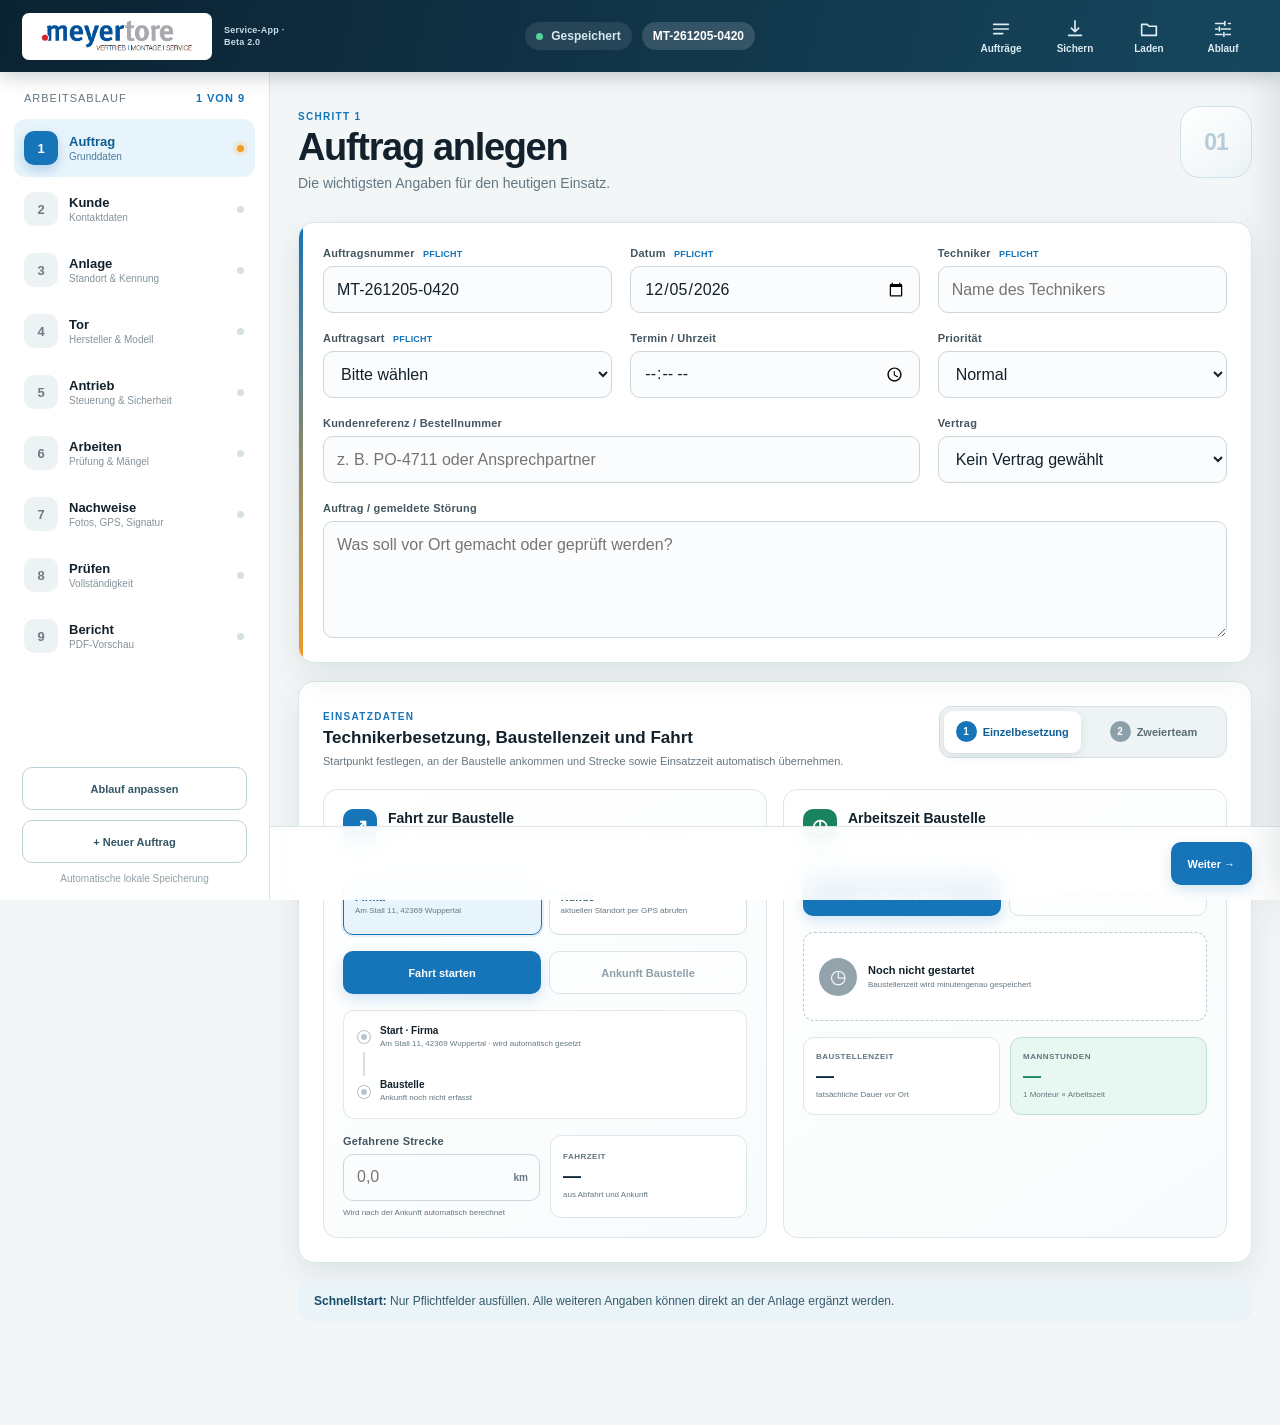
<file: meyertore-service-beta2/index.html>
<!doctype html>
<html lang="de">
<head>
  <meta charset="utf-8">
  <meta name="viewport" content="width=device-width, initial-scale=1, viewport-fit=cover">
  <meta name="theme-color" content="#0d2738">
  <meta name="description" content="Meyer Tore Service-App für Aufträge, Prüfungen und digitale Berichte">
  <meta name="apple-mobile-web-app-capable" content="yes">
  <meta name="apple-mobile-web-app-status-bar-style" content="black-translucent">
  <meta name="apple-mobile-web-app-title" content="Meyer Tore">
  <title>Meyer Tore – Service-App Beta 2.0</title>
  <link rel="manifest" href="manifest.webmanifest">
  <link rel="icon" href="assets/app-icon.svg" type="image/svg+xml">
  <link rel="apple-touch-icon" href="assets/app-icon.svg">
  <link rel="stylesheet" href="assets/styles.css">
</head>
<body>
  <header class="app-header">
    <div class="brand" aria-label="Meyer Tore Service-App">
      <img class="brand-logo" src="assets/meyertore-logo.png" alt=".meyertore – Vertrieb, Montage, Service">
      <span class="brand-app-label">Service-App · Beta 2.0</span>
    </div>
    <div class="header-center">
      <span class="save-indicator" id="saveIndicator"><span></span> Gespeichert</span>
      <span class="order-chip" id="headerOrderNumber">Neuer Auftrag</span>
    </div>
    <div class="header-actions">
      <button class="icon-button" id="openJobs" type="button" title="Gespeicherte Aufträge" aria-label="Gespeicherte Aufträge">
        <svg viewBox="0 0 24 24" aria-hidden="true"><path d="M4 7h16M4 12h16M4 17h10"/></svg>
        <span>Aufträge</span>
      </button>
      <button class="icon-button" id="exportJob" type="button" title="Auftrag als Datei sichern" aria-label="Auftrag exportieren">
        <svg viewBox="0 0 24 24" aria-hidden="true"><path d="M12 3v12m0 0 4-4m-4 4-4-4M5 19h14"/></svg>
        <span>Sichern</span>
      </button>
      <label class="icon-button file-button" title="Auftragsdatei laden">
        <svg viewBox="0 0 24 24" aria-hidden="true"><path d="M4 19V7h6l2 2h8v10H4Z"/></svg>
        <span>Laden</span>
        <input id="importJob" type="file" accept="application/json,.json">
      </label>
      <button class="icon-button" id="installApp" type="button" title="App installieren" aria-label="App installieren" hidden>
        <svg viewBox="0 0 24 24" aria-hidden="true"><path d="M12 3v12m0 0 4-4m-4 4-4-4M5 20h14"/></svg>
        <span>Installieren</span>
      </button>
      <button class="icon-button open-workflow-settings" type="button" title="Arbeitsablauf anpassen" aria-label="Arbeitsablauf anpassen">
        <svg viewBox="0 0 24 24" aria-hidden="true"><path d="M4 6h10M18 6h2M4 12h2m4 0h10M4 18h7m4 0h5M14 4v4M8 10v4m5 2v4"/></svg>
        <span>Ablauf</span>
      </button>
    </div>
  </header>

  <div class="app-shell">
    <aside class="step-rail" aria-label="Auftragsablauf">
      <div class="rail-intro">
        <span>Arbeitsablauf</span>
        <strong id="progressText">1 von 9</strong>
      </div>
      <nav id="stepNavigation">
        <button type="button" data-step="1"><b>1</b><span><strong>Auftrag</strong><small>Grunddaten</small></span><em></em></button>
        <button type="button" data-step="2"><b>2</b><span><strong>Kunde</strong><small>Kontaktdaten</small></span><em></em></button>
        <button type="button" data-step="3"><b>3</b><span><strong>Anlage</strong><small>Standort & Kennung</small></span><em></em></button>
        <button type="button" data-step="4"><b>4</b><span><strong>Tor</strong><small>Hersteller & Modell</small></span><em></em></button>
        <button type="button" data-step="5"><b>5</b><span><strong>Antrieb</strong><small>Steuerung & Sicherheit</small></span><em></em></button>
        <button type="button" data-step="6"><b>6</b><span><strong>Arbeiten</strong><small>Prüfung & Mängel</small></span><em></em></button>
        <button type="button" data-step="7"><b>7</b><span><strong>Nachweise</strong><small>Fotos, GPS, Signatur</small></span><em></em></button>
        <button type="button" data-step="8"><b>8</b><span><strong>Prüfen</strong><small>Vollständigkeit</small></span><em></em></button>
        <button type="button" data-step="9"><b>9</b><span><strong>Bericht</strong><small>PDF-Vorschau</small></span><em></em></button>
      </nav>
      <div class="rail-footer">
        <button type="button" class="secondary-button full open-workflow-settings">Ablauf anpassen</button>
        <button type="button" class="secondary-button full" id="newJob">+ Neuer Auftrag</button>
        <small>Automatische lokale Speicherung</small>
      </div>
    </aside>

    <main class="workspace" id="workspace">
      <section class="step-panel" data-step-panel="1">
        <div class="panel-heading">
          <div><span class="eyebrow">Schritt 1</span><h1>Auftrag anlegen</h1><p>Die wichtigsten Angaben für den heutigen Einsatz.</p></div>
          <span class="section-icon" aria-hidden="true">01</span>
        </div>
        <div class="form-card accent-card">
          <div class="form-grid cols-3">
            <label class="field"><span>Auftragsnummer <i>Pflicht</i></span><input data-bind="order.number" id="orderNumber" autocomplete="off" required></label>
            <label class="field"><span>Datum <i>Pflicht</i></span><input data-bind="order.date" type="date" required></label>
            <label class="field"><span>Techniker <i>Pflicht</i></span><input data-bind="order.technician" placeholder="Name des Technikers" autocomplete="name" required></label>
            <label class="field"><span>Auftragsart <i>Pflicht</i></span><select data-bind="order.type" required><option value="">Bitte wählen</option><option>Wartung</option><option>UVV-Prüfung</option><option>Reparatur</option><option>Störung / Notdienst</option><option>Montage</option><option>Inbetriebnahme</option><option>Aufmaß</option><option>Beratung</option></select></label>
            <label class="field"><span>Termin / Uhrzeit</span><input data-bind="order.appointment" type="time"></label>
            <label class="field"><span>Priorität</span><select data-bind="order.priority"><option>Normal</option><option>Dringend</option><option>Notdienst</option></select></label>
            <label class="field span-2"><span>Kundenreferenz / Bestellnummer</span><input data-bind="order.reference" placeholder="z. B. PO-4711 oder Ansprechpartner"></label>
            <label class="field"><span>Vertrag</span><select data-bind="order.contract"><option value="">Kein Vertrag gewählt</option><option>Wartungsvertrag</option><option>Einzelauftrag</option><option>Gewährleistung</option></select></label>
            <label class="field span-3"><span>Auftrag / gemeldete Störung</span><textarea data-bind="order.description" rows="4" placeholder="Was soll vor Ort gemacht oder geprüft werden?"></textarea></label>
          </div>
        </div>
        <div class="form-card deployment-card">
          <div class="deployment-heading">
            <div><span class="eyebrow">Einsatzdaten</span><h2 class="card-title">Technikerbesetzung, Baustellenzeit und Fahrt</h2><p>Startpunkt festlegen, an der Baustelle ankommen und Strecke sowie Einsatzzeit automatisch übernehmen.</p></div>
            <div class="crew-choice" role="group" aria-label="Technikerbesetzung">
              <label><input data-bind="deployment.crewSize" name="deploymentCrew" type="radio" value="1"><span><b>1</b> Einzelbesetzung</span></label>
              <label><input data-bind="deployment.crewSize" name="deploymentCrew" type="radio" value="2"><span><b>2</b> Zweierteam</span></label>
            </div>
          </div>
          <label class="field second-technician" id="secondTechnicianField" hidden><span>Zweiter Monteur</span><input data-bind="deployment.secondTechnician" placeholder="Name des zweiten Monteurs" autocomplete="name"></label>
          <div class="deployment-grid">
            <section class="deployment-panel route-panel">
              <header><span class="deployment-icon">↗</span><div><h3>Fahrt zur Baustelle</h3><p>Start- und Zielpunkt werden für die automatische Straßenstrecke verwendet.</p></div></header>
              <div class="origin-choice" role="group" aria-label="Startpunkt der Fahrt">
                <label><input data-bind="deployment.originType" name="deploymentOrigin" type="radio" value="company"><span><b>Firma</b><small>Am Stall 11, 42369 Wuppertal</small></span></label>
                <label><input data-bind="deployment.originType" name="deploymentOrigin" type="radio" value="customer"><span><b>Kunde</b><small>aktuellen Standort per GPS abrufen</small></span></label>
              </div>
              <div class="deployment-actions">
                <button class="primary-button" id="captureTripStart" type="button">Fahrt starten</button>
                <button class="secondary-button" id="captureTripEnd" type="button">Ankunft Baustelle</button>
              </div>
              <div class="route-timeline">
                <div class="route-point" id="tripStartSummary"><i></i><div><strong>Firma · Am Stall 11</strong><small>Abfahrt noch nicht erfasst</small></div></div>
                <div class="route-line"></div>
                <div class="route-point" id="tripEndSummary"><i></i><div><strong>Baustelle</strong><small>Ankunft noch nicht erfasst</small></div></div>
              </div>
              <div class="route-results">
                <label class="field"><span>Gefahrene Strecke</span><div class="input-unit"><input data-bind="deployment.distanceKm" id="tripDistance" type="number" min="0" step="0.1" inputmode="decimal" placeholder="0,0"><span>km</span></div><small id="tripDistanceMethod">Wird nach der Ankunft automatisch berechnet</small></label>
                <div class="deployment-metric"><span>Fahrzeit</span><strong id="tripDurationValue">—</strong><small>aus Abfahrt und Ankunft</small></div>
              </div>
            </section>
            <section class="deployment-panel work-panel">
              <header><span class="deployment-icon">◷</span><div><h3>Arbeitszeit Baustelle</h3><p>Startet bei der erfassten Ankunft automatisch oder kann manuell gestartet werden.</p></div></header>
              <div class="deployment-actions">
                <button class="primary-button" id="startWorkTime" type="button">Arbeitszeit starten</button>
                <button class="secondary-button" id="finishWorkTime" type="button">Arbeitszeit beenden</button>
              </div>
              <div class="work-clock" id="workClock"><span>◷</span><div><strong>Noch nicht gestartet</strong><small>Baustellenzeit wird minutengenau gespeichert</small></div></div>
              <div class="metric-grid">
                <div class="deployment-metric"><span>Baustellenzeit</span><strong id="workDurationValue">—</strong><small>tatsächliche Dauer vor Ort</small></div>
                <div class="deployment-metric highlight"><span>Mannstunden</span><strong id="personHoursValue">—</strong><small id="personHoursHint">1 Monteur × Arbeitszeit</small></div>
              </div>
            </section>
          </div>
        </div>
        <div class="quick-note"><strong>Schnellstart:</strong> Nur Pflichtfelder ausfüllen. Alle weiteren Angaben können direkt an der Anlage ergänzt werden.</div>
      </section>

      <section class="step-panel" data-step-panel="2" hidden>
        <div class="panel-heading">
          <div><span class="eyebrow">Schritt 2</span><h1>Kunde</h1><p>Betreiber, Ansprechpartner und Rechnungsanschrift.</p></div>
          <span class="section-icon" aria-hidden="true">02</span>
        </div>
        <div class="form-card">
          <div class="form-grid cols-2">
            <label class="field span-2"><span>Firma / Betreiber <i>Pflicht</i></span><input data-bind="customer.company" autocomplete="organization" placeholder="Firmenname oder Privatkunde" required></label>
            <label class="field"><span>Ansprechpartner</span><input data-bind="customer.contact" autocomplete="name"></label>
            <label class="field"><span>Kundennummer</span><input data-bind="customer.number" inputmode="numeric"></label>
            <label class="field span-2"><span>Straße und Hausnummer</span><input data-bind="customer.street" autocomplete="street-address"></label>
            <label class="field"><span>PLZ</span><input data-bind="customer.zip" autocomplete="postal-code" inputmode="numeric"></label>
            <label class="field"><span>Ort</span><input data-bind="customer.city" autocomplete="address-level2"></label>
            <label class="field"><span>Telefon</span><input data-bind="customer.phone" type="tel" autocomplete="tel"></label>
            <label class="field"><span>E-Mail</span><input data-bind="customer.email" type="email" autocomplete="email"></label>
          </div>
        </div>
        <div class="form-card compact-card">
          <label class="switch-row"><input data-bind="site.sameAsCustomer" id="sameAsCustomer" type="checkbox"><span></span><strong>Anlagenstandort entspricht der Kundenanschrift</strong></label>
        </div>
      </section>

      <section class="step-panel" data-step-panel="3" hidden>
        <div class="panel-heading">
          <div><span class="eyebrow">Schritt 3</span><h1>Anlage und Standort</h1><p>Damit das Tor beim nächsten Einsatz sofort gefunden wird.</p></div>
          <span class="section-icon" aria-hidden="true">03</span>
        </div>
        <div class="form-card">
          <div class="form-grid cols-2">
            <label class="field span-2"><span>Standort / Niederlassung <i>Pflicht</i></span><input data-bind="site.name" placeholder="z. B. Lagerhalle 2, Tor 7" required></label>
            <label class="field span-2"><span>Straße und Hausnummer</span><input data-bind="site.street" autocomplete="street-address"></label>
            <label class="field"><span>PLZ</span><input data-bind="site.zip" autocomplete="postal-code" inputmode="numeric"></label>
            <label class="field"><span>Ort</span><input data-bind="site.city" autocomplete="address-level2"></label>
            <label class="field"><span>Anlagen-Nr. des Kunden</span><input data-bind="site.assetNumber" placeholder="Interne Kennung"></label>
            <label class="field"><span>Torposition</span><input data-bind="site.position" placeholder="z. B. Nordseite, Rampe 4"></label>
            <label class="field"><span>Zugang / Schlüssel</span><input data-bind="site.access" placeholder="Hinweis für den Techniker"></label>
            <label class="field"><span>Nutzung</span><select data-bind="site.usage"><option value="">Bitte wählen</option><option>Privatgarage</option><option>Werkstatt</option><option>Lager / Logistik</option><option>Produktion</option><option>Feuerwehr / Rettung</option><option>Sammelgarage</option><option>Verkaufsraum</option><option>Sonstige</option></select></label>
            <label class="field span-2"><span>Standorthinweise</span><textarea data-bind="site.notes" rows="3" placeholder="Anfahrt, Meldepunkt, Sicherheitsunterweisung …"></textarea></label>
          </div>
        </div>
      </section>

      <section class="step-panel" data-step-panel="4" hidden>
        <div class="panel-heading">
          <div><span class="eyebrow">Schritt 4</span><h1>Tor auswählen</h1><p>Modell schnell suchen oder frei erfassen.</p></div>
          <span class="section-icon" aria-hidden="true">04</span>
        </div>
        <div class="catalog-status"><span class="catalog-dot"></span><strong>Hörmann-Katalog</strong><span id="catalogCount"></span><small>aktuelle und ältere Baureihen · erweiterbarer Datenbestand</small></div>
        <div class="form-card">
          <div class="form-grid cols-2">
            <label class="field"><span>Hersteller <i>Pflicht</i></span><select data-bind="asset.manufacturer" id="manufacturer" required><option>Hörmann</option><option>Teckentrup</option><option>Novoferm</option><option>Alpha Deuren</option><option>Butzbach</option><option>Efaflex</option><option>Unbekannt</option><option>Anderer Hersteller</option></select></label>
            <label class="field"><span>Torart <i>Pflicht</i></span><select data-bind="asset.category" id="doorCategory" required></select></label>
            <label class="field span-2"><span>Modell / Baureihe <i>Pflicht</i></span><div class="select-with-meta"><select data-bind="asset.model" id="doorModel" required></select><span id="modelEra" class="era-badge" hidden></span></div></label>
            <label class="field span-2 custom-model" hidden><span>Modell frei eingeben</span><input data-bind="asset.customModel" id="customDoorModel" placeholder="Bezeichnung vom Typenschild"></label>
            <label class="field"><span>Baujahr</span><input data-bind="asset.year" type="number" min="1950" max="2100" inputmode="numeric" placeholder="JJJJ"></label>
            <label class="field"><span>Fabrik- / Seriennummer</span><input data-bind="asset.serial" autocomplete="off"></label>
            <label class="field"><span>Breite in mm</span><input data-bind="asset.width" type="number" min="0" inputmode="numeric"></label>
            <label class="field"><span>Höhe in mm</span><input data-bind="asset.height" type="number" min="0" inputmode="numeric"></label>
            <label class="field"><span>Beschlagsart</span><select data-bind="asset.track"><option value="">Nicht erfasst</option><option>N-Beschlag</option><option>L-Beschlag</option><option>H-Beschlag</option><option>V-Beschlag</option><option>Dachfolge</option><option>Sonderbeschlag</option><option>Nicht zutreffend</option></select></label>
            <label class="field"><span>Torblatt / Oberfläche</span><input data-bind="asset.leaf" placeholder="z. B. 42 mm, S-Sicke, verglast"></label>
          </div>
          <div class="choice-row">
            <label class="check-card"><input data-bind="asset.wicketDoor" type="checkbox"><span><strong>Schlupftür</strong><small>im Torblatt vorhanden</small></span></label>
            <label class="check-card"><input data-bind="asset.manual" type="checkbox"><span><strong>Handbetätigt</strong><small>ohne elektrischen Antrieb</small></span></label>
            <label class="check-card"><input data-bind="asset.externalDoor" type="checkbox"><span><strong>Außentor</strong><small>witterungsbeansprucht</small></span></label>
          </div>
        </div>
        <aside class="info-card" id="modelInfo"><strong>Modellhinweis</strong><p>Nach Auswahl eines Hörmann-Modells werden passende Informationen angezeigt.</p></aside>
      </section>

      <section class="step-panel" data-step-panel="5" hidden>
        <div class="panel-heading">
          <div><span class="eyebrow">Schritt 5</span><h1>Antrieb und Steuerung</h1><p>Passend zur Torart auswählen oder frei erfassen.</p></div>
          <span class="section-icon" aria-hidden="true">05</span>
        </div>
        <div class="form-card">
          <div class="form-grid cols-2">
            <label class="field"><span>Antrieb</span><select data-bind="drive.model" id="driveModel"></select></label>
            <label class="field"><span>Steuerung</span><select data-bind="drive.control" id="driveControl"></select></label>
            <label class="field custom-drive" hidden><span>Antrieb frei eingeben</span><input data-bind="drive.customModel" id="customDriveModel" placeholder="Bezeichnung vom Typenschild"></label>
            <label class="field custom-control" hidden><span>Steuerung frei eingeben</span><input data-bind="drive.customControl" id="customControl" placeholder="Bezeichnung vom Typenschild"></label>
            <label class="field"><span>Versorgung</span><select data-bind="drive.voltage"><option value="">Nicht erfasst</option><option>230 V</option><option>400 V</option><option>Akku / Solar</option><option>Andere</option></select></label>
            <label class="field"><span>Betriebsart</span><select data-bind="drive.mode"><option value="">Nicht erfasst</option><option>Impuls / Selbsthaltung AUF und ZU</option><option>Selbsthaltung AUF, Totmann ZU</option><option>Totmann AUF und ZU</option><option>Automatikbetrieb</option><option>Handbetrieb</option></select></label>
            <label class="field"><span>Antriebsnummer</span><input data-bind="drive.serial"></label>
            <label class="field"><span>Funk / Frequenz</span><select data-bind="drive.radio"><option value="">Nicht erfasst</option><option>BiSecur 868 MHz</option><option>Festcode 868 MHz</option><option>Festcode 40,685 MHz</option><option>Bluetooth / BlueSecur</option><option>Kein Funk</option><option>Fremdfunk</option></select></label>
          </div>
        </div>
        <div class="form-card">
          <h2 class="card-title">Sicherheitsausstattung</h2>
          <div class="toggle-grid">
            <label class="toggle-item"><input data-array="drive.safety" value="Schließkantensicherung" type="checkbox"><span></span>Schließkantensicherung</label>
            <label class="toggle-item"><input data-array="drive.safety" value="Lichtschranke" type="checkbox"><span></span>Lichtschranke</label>
            <label class="toggle-item"><input data-array="drive.safety" value="Lichtgitter" type="checkbox"><span></span>Lichtgitter</label>
            <label class="toggle-item"><input data-array="drive.safety" value="Schlupftürkontakt" type="checkbox"><span></span>Schlupftürkontakt</label>
            <label class="toggle-item"><input data-array="drive.safety" value="Seilbruchsicherung" type="checkbox"><span></span>Seilbruchsicherung</label>
            <label class="toggle-item"><input data-array="drive.safety" value="Federbruchsicherung" type="checkbox"><span></span>Federbruchsicherung</label>
            <label class="toggle-item"><input data-array="drive.safety" value="Abrollsicherung" type="checkbox"><span></span>Abrollsicherung / Fangvorrichtung</label>
            <label class="toggle-item"><input data-array="drive.safety" value="Not-Aus" type="checkbox"><span></span>Not-Aus</label>
            <label class="toggle-item"><input data-array="drive.safety" value="Hauptschalter" type="checkbox"><span></span>Verriegelbarer Hauptschalter</label>
            <label class="toggle-item"><input data-array="drive.safety" value="Radar/Induktion" type="checkbox"><span></span>Radar / Induktionsschleife</label>
          </div>
        </div>
      </section>

      <section class="step-panel wide-panel" data-step-panel="6" hidden>
        <div class="panel-heading">
          <div><span class="eyebrow">Schritt 6</span><h1>Arbeiten und Prüfung</h1><p>Einmal tippen statt lange schreiben. Auffälligkeiten bleiben sichtbar.</p></div>
          <span class="section-icon" aria-hidden="true">06</span>
        </div>
        <div class="form-card">
          <h2 class="card-title">Ausgeführte Arbeiten</h2>
          <div class="chip-grid">
            <label><input data-array="work.activities" value="Sichtprüfung" type="checkbox"><span>Sichtprüfung</span></label>
            <label><input data-array="work.activities" value="Funktionsprüfung" type="checkbox"><span>Funktionsprüfung</span></label>
            <label><input data-array="work.activities" value="Wartung" type="checkbox"><span>Wartung</span></label>
            <label><input data-array="work.activities" value="Reinigung" type="checkbox"><span>Reinigung</span></label>
            <label><input data-array="work.activities" value="Schmierung" type="checkbox"><span>Schmierung</span></label>
            <label><input data-array="work.activities" value="Einstellung" type="checkbox"><span>Einstellung</span></label>
            <label><input data-array="work.activities" value="Kraftmessung" type="checkbox"><span>Kraftmessung</span></label>
            <label><input data-array="work.activities" value="Reparatur" type="checkbox"><span>Reparatur</span></label>
            <label><input data-array="work.activities" value="Teiletausch" type="checkbox"><span>Teiletausch</span></label>
            <label><input data-array="work.activities" value="Einweisung" type="checkbox"><span>Einweisung</span></label>
          </div>
          <label class="field top-gap"><span>Arbeitsbeschreibung</span><textarea data-bind="work.description" rows="3" placeholder="Was wurde konkret durchgeführt?"></textarea></label>
        </div>

        <div class="checklist-card">
          <div class="checklist-head">
            <div><span class="eyebrow">Dynamische Prüfliste</span><h2 id="checklistTitle">Prüfpunkte</h2><p id="checklistHint">Die Liste richtet sich automatisch nach der gewählten Torart.</p></div>
            <div class="checklist-actions"><button type="button" class="secondary-button" id="markAllOk">Alle o. B.</button><button type="button" class="ghost-button" id="clearChecklist">Leeren</button></div>
          </div>
          <div class="table-wrap">
            <table class="checklist-table">
              <thead><tr><th>Prüfpunkt</th><th>Status</th><th>Bemerkung / Maßnahme</th></tr></thead>
              <tbody id="checklistRows"></tbody>
            </table>
          </div>
          <div class="checklist-legend"><span><i class="ok"></i> ohne Beanstandung</span><span><i class="maintenance"></i> Wartung erforderlich</span><span><i class="repair"></i> Reparatur / Mangel</span><span><i class="na"></i> nicht zutreffend</span></div>
        </div>

        <div class="form-card">
          <div class="form-grid cols-2">
            <label class="field"><span>Kraftmessung / Messwerte</span><textarea data-bind="work.measurements" rows="4" placeholder="Messpunkt, Öffnungsweite, Messwert …"></textarea></label>
            <label class="field"><span>Eingebaute / benötigte Ersatzteile</span><textarea data-bind="work.parts" rows="4" placeholder="Artikel, Menge, Status …"></textarea></label>
            <label class="field"><span>Festgestellte Mängel</span><textarea data-bind="work.defects" rows="4" placeholder="Alle Mängel und Gefährdungen zusammenfassen"></textarea></label>
            <label class="field"><span>Empfehlung / weitere Arbeiten</span><textarea data-bind="work.recommendation" rows="4" placeholder="Folgeauftrag, Angebot, Stilllegung …"></textarea></label>
          </div>
        </div>
      </section>

      <section class="step-panel" data-step-panel="7" hidden>
        <div class="panel-heading">
          <div><span class="eyebrow">Schritt 7</span><h1>Nachweise</h1><p>Standort, Fotos und Unterschriften direkt vor Ort erfassen.</p></div>
          <span class="section-icon" aria-hidden="true">07</span>
        </div>
        <div class="evidence-grid">
          <div class="form-card evidence-card">
            <div class="card-title-row"><h2 class="card-title">GPS-Standort</h2><button type="button" class="secondary-button" id="captureGps">Standort erfassen</button></div>
            <div class="gps-box" id="gpsBox"><span class="gps-pin">⌖</span><div><strong>Noch kein Standort gespeichert</strong><small>Koordinaten und Zeitpunkt werden im Bericht dokumentiert.</small></div></div>
          </div>
          <div class="form-card evidence-card">
            <div class="card-title-row"><h2 class="card-title">Fotos</h2><label class="primary-button file-button">+ Foto aufnehmen<input id="photoInput" type="file" accept="image/*" capture="environment" multiple></label></div>
            <p class="field-help">Übersicht, Typenschild, Mangel und Abschlusszustand fotografieren.</p>
            <div class="photo-grid" id="photoGrid"><div class="empty-photos"><strong>Noch keine Fotos</strong><small>Bis zu 12 komprimierte Bilder je Auftrag</small></div></div>
          </div>
        </div>
        <div class="signature-grid">
          <div class="form-card signature-card">
            <div class="card-title-row"><h2 class="card-title">Techniker</h2><button type="button" class="ghost-button clear-signature" data-signature="technician">Löschen</button></div>
            <canvas id="signatureTechnician" data-signature-canvas="technician"></canvas>
            <small>Mit Finger, Stift oder Maus unterschreiben</small>
          </div>
          <div class="form-card signature-card">
            <div class="card-title-row"><h2 class="card-title">Kunde / Betreiber</h2><button type="button" class="ghost-button clear-signature" data-signature="customer">Löschen</button></div>
            <canvas id="signatureCustomer" data-signature-canvas="customer"></canvas>
            <small>Bestätigung der ausgeführten Arbeiten</small>
          </div>
        </div>
        <label class="field form-card"><span>Name des Unterzeichners beim Kunden</span><input data-bind="report.customerSigner" placeholder="Vor- und Nachname"></label>
      </section>

      <section class="step-panel" data-step-panel="8" hidden>
        <div class="panel-heading">
          <div><span class="eyebrow">Schritt 8</span><h1>Bericht prüfen</h1><p>Fehlende Pflichtangaben und offene Prüfpunkte auf einen Blick.</p></div>
          <span class="section-icon" aria-hidden="true">08</span>
        </div>
        <div id="validationSummary" class="validation-summary"></div>
        <div class="review-grid" id="reviewGrid"></div>
        <div class="form-card">
          <h2 class="card-title">Ergebnis festlegen</h2>
          <div class="result-options">
            <label class="result-ok"><input data-bind="report.result" type="radio" value="Anlage ohne Beanstandung"><span><b>✓</b><strong>Ohne Beanstandung</strong><small>Anlage kann weiter betrieben werden</small></span></label>
            <label class="result-warning"><input data-bind="report.result" type="radio" value="Anlage mit Beanstandungen"><span><b>!</b><strong>Mit Beanstandungen</strong><small>Mängel dokumentiert, Maßnahmen erforderlich</small></span></label>
            <label class="result-danger"><input data-bind="report.result" type="radio" value="Anlage außer Betrieb"><span><b>×</b><strong>Außer Betrieb</strong><small>Sicherer Betrieb derzeit nicht möglich</small></span></label>
          </div>
          <div class="form-grid cols-2 top-gap">
            <label class="field"><span>Nächster Prüftermin</span><input data-bind="report.nextInspection" type="date"></label>
            <label class="field"><span>Mannstunden gesamt</span><div class="input-unit"><input data-bind="work.hours" type="number" min="0" step="0.25" inputmode="decimal"><span>Std.</span></div></label>
            <label class="field span-2"><span>Abschließender Hinweis an den Kunden</span><textarea data-bind="report.note" rows="3"></textarea></label>
          </div>
        </div>
      </section>

      <section class="step-panel report-step" data-step-panel="9" hidden>
        <div class="panel-heading no-print">
          <div><span class="eyebrow">Schritt 9</span><h1>Bericht und PDF</h1><p>Vorschau prüfen, dann drucken oder als PDF speichern.</p></div>
          <div class="report-actions"><button type="button" class="secondary-button" id="backToEdit">Bearbeiten</button><button type="button" class="primary-button" id="printReport">Drucken / PDF</button><button type="button" class="success-button" id="finishJob">Auftrag abschließen</button></div>
        </div>
        <div id="reportPreview" class="report-preview"></div>
      </section>

      <footer class="workspace-footer no-print">
        <button type="button" class="secondary-button" id="prevStep">← Zurück</button>
        <div class="mobile-progress"><span id="mobileProgressLabel">Schritt 1 von 9</span><i><b id="mobileProgressBar"></b></i></div>
        <button type="button" class="primary-button" id="nextStep">Weiter →</button>
      </footer>
    </main>
  </div>

  <div class="drawer-backdrop" id="drawerBackdrop" hidden></div>
  <dialog class="workflow-dialog" id="workflowDialog" aria-labelledby="workflowDialogTitle">
    <form method="dialog">
      <header class="workflow-dialog-head"><div><span class="eyebrow">Auftrag verkürzen</span><h2 id="workflowDialogTitle">Arbeitsablauf anpassen</h2><p>Nicht benötigte Schritte werden übersprungen. Bereits erfasste Daten bleiben erhalten.</p></div><button class="close-button" value="cancel" aria-label="Schließen">×</button></header>
      <div class="workflow-fixed"><span>1</span><div><strong>Auftrag</strong><small>Startpunkt des Arbeitsablaufs</small></div><b>fest</b></div>
      <div class="workflow-step-list">
        <label><input data-workflow-step="2" type="checkbox"><span>2</span><div><strong>Kunde</strong><small>Kontaktdaten</small></div><i></i></label>
        <label><input data-workflow-step="3" type="checkbox"><span>3</span><div><strong>Anlage</strong><small>Standort und Kennung</small></div><i></i></label>
        <label><input data-workflow-step="4" type="checkbox"><span>4</span><div><strong>Tor</strong><small>Hersteller und Modell</small></div><i></i></label>
        <label><input data-workflow-step="5" type="checkbox"><span>5</span><div><strong>Antrieb</strong><small>Steuerung und Sicherheit</small></div><i></i></label>
        <label><input data-workflow-step="6" type="checkbox"><span>6</span><div><strong>Arbeiten</strong><small>Prüfung und Mängel</small></div><i></i></label>
        <label><input data-workflow-step="7" type="checkbox"><span>7</span><div><strong>Nachweise</strong><small>Fotos, GPS und Signatur</small></div><i></i></label>
        <label><input data-workflow-step="8" type="checkbox"><span>8</span><div><strong>Prüfen</strong><small>Vollständigkeitskontrolle</small></div><i></i></label>
      </div>
      <div class="workflow-fixed"><span>9</span><div><strong>Bericht</strong><small>Vorschau und Abschluss</small></div><b>fest</b></div>
      <footer class="workflow-dialog-actions"><button type="button" class="ghost-button" id="enableAllSteps">Alle aktivieren</button><button class="secondary-button" value="cancel">Abbrechen</button><button type="button" class="primary-button" id="saveWorkflowSettings">Übernehmen</button></footer>
    </form>
  </dialog>
  <aside class="jobs-drawer" id="jobsDrawer" aria-label="Gespeicherte Aufträge" aria-hidden="true">
    <div class="drawer-head"><div><span class="eyebrow">Lokale Ablage</span><h2>Aufträge</h2></div><button type="button" class="close-button" id="closeJobs" aria-label="Schließen">×</button></div>
    <div class="drawer-tools"><input id="jobSearch" type="search" placeholder="Auftrag, Kunde oder Ort suchen"><button type="button" class="primary-button" id="newJobDrawer">+ Neu</button></div>
    <div class="job-list" id="jobList"></div>
  </aside>

  <div class="toast" id="toast" role="status" aria-live="polite"></div>

  <script src="js/catalog.js"></script>
  <script src="js/checklists.js"></script>
  <script src="js/travel.js"></script>
  <script src="js/app.js"></script>
</body>
</html>
</file>
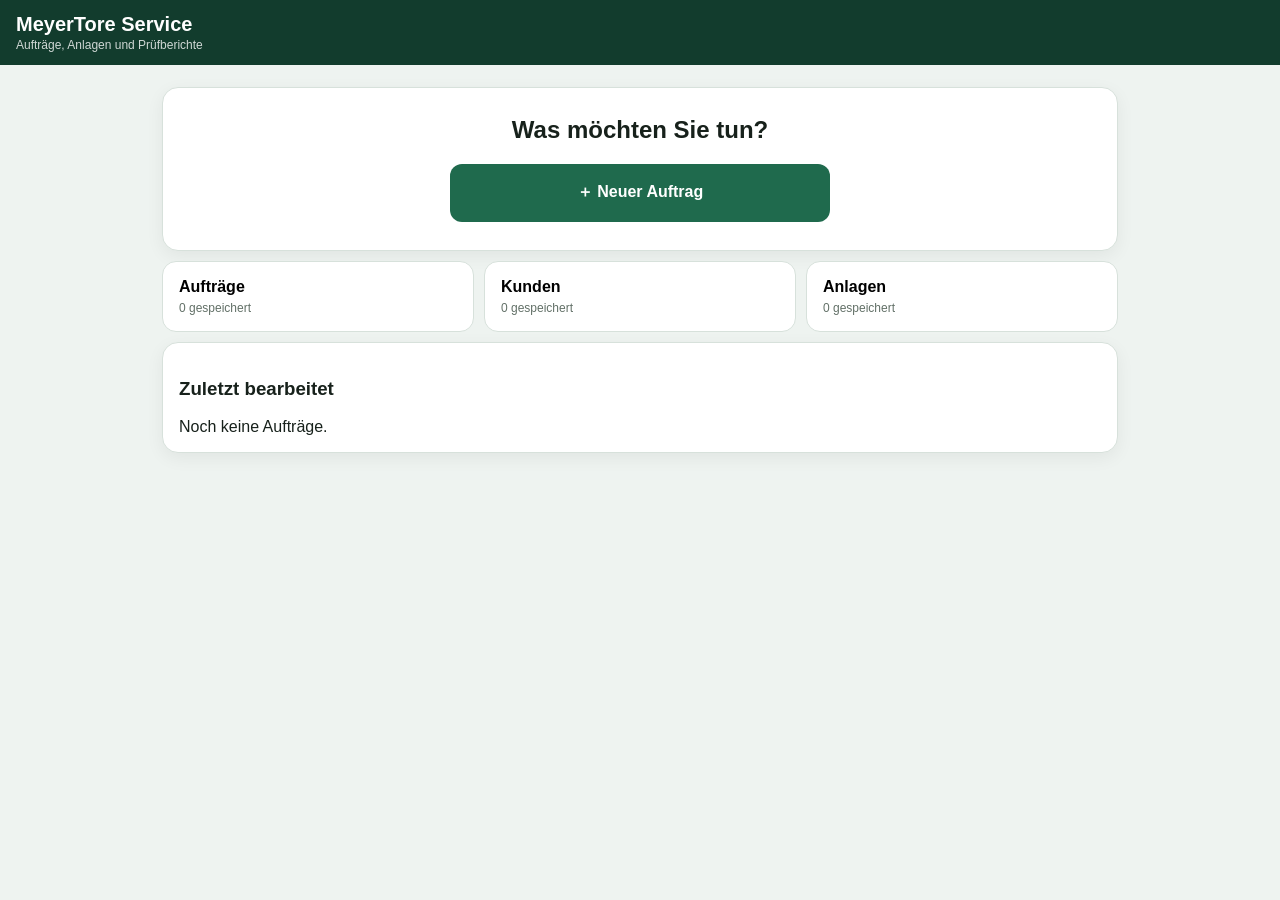
<file: meyertore-service/index.html>
<!doctype html><html lang="de"><head><meta charset="utf-8"><meta name="viewport" content="width=device-width,initial-scale=1,viewport-fit=cover"><meta name="theme-color" content="#123c2d"><meta name="apple-mobile-web-app-capable" content="yes"><meta name="apple-mobile-web-app-title" content="MeyerTore Service"><link rel="manifest" href="manifest.webmanifest"><link rel="stylesheet" href="app.css"><title>MeyerTore Service</title></head><body><header><div><h1>MeyerTore Service</h1><p>Aufträge, Anlagen und Prüfberichte</p></div><button id="install" hidden>Installieren</button></header><main><section id="dashboard" class="screen active"><div class="hero"><h2>Was möchten Sie tun?</h2><button class="primary big" data-new>＋ Neuer Auftrag</button></div><div class="quick"><button data-open="orders"><b>Aufträge</b><span id="orderCount">0 gespeichert</span></button><button data-open="customers"><b>Kunden</b><span id="customerCount">0 gespeichert</span></button><button data-open="assets"><b>Anlagen</b><span id="assetCount">0 gespeichert</span></button></div><div class="card"><h3>Zuletzt bearbeitet</h3><div id="recent">Noch keine Aufträge.</div></div></section><section id="orders" class="screen"><div class="screenhead"><button data-back>←</button><h2>Aufträge</h2><button data-new>＋</button></div><input id="orderSearch" class="search" placeholder="Auftrag, Kunde oder Anlage suchen"><div id="orderList" class="list"></div></section><section id="customers" class="screen"><div class="screenhead"><button data-back>←</button><h2>Kunden</h2><button id="newCustomer">＋</button></div><input id="customerSearch" class="search" placeholder="Kunde suchen"><div id="customerList" class="list"></div></section><section id="assets" class="screen"><div class="screenhead"><button data-back>←</button><h2>Anlagen</h2><button id="newAsset">＋</button></div><input id="assetSearch" class="search" placeholder="Anlage, Modell oder Fabriknummer suchen"><div id="assetList" class="list"></div></section><section id="wizard" class="screen"><div class="screenhead"><button id="wizardBack">←</button><div><h2 id="stepTitle">Neuer Auftrag</h2><small id="stepText">Schritt 1 von 9</small></div><button id="saveDraft">Speichern</button></div><div class="progress"><i id="progressBar"></i></div><form id="jobForm"><article class="step active" data-step="0"><h3>Auftrag</h3><div class="grid"><label>Auftragsnummer<input name="jobNo" required></label><label>Datum<input name="date" type="date"></label><label>Techniker<input name="technician"></label><label>Auftragsart<select name="jobType"><option>Störung</option><option>Wartung</option><option>Prüfung</option><option>Reparatur</option><option>Montage</option><option>Angebotsaufnahme</option></select></label><label class="wide">Kundenmeldung<textarea name="request" rows="4"></textarea></label></div></article><article class="step" data-step="1"><h3>Kunde</h3><label>Kunde auswählen<select id="customerSelect"><option value="">Neuen Kunden erfassen</option></select></label><div class="grid"><label>Firma / Name<input name="customerName"></label><label>Ansprechpartner<input name="contact"></label><label class="wide">Anschrift<textarea name="address" rows="3"></textarea></label><label>Telefon<input name="phone" type="tel"></label><label>E-Mail<input name="email" type="email"></label></div></article><article class="step" data-step="2"><h3>Anlage</h3><label>Anlage auswählen<select id="assetSelect"><option value="">Neue Anlage erfassen</option></select></label><div class="grid"><label>Anlagenbezeichnung<input name="assetName" placeholder="z. B. Tor Halle 2"></label><label>Hersteller<select name="manufacturer"><option>Hörmann</option><option>Sonstiger Hersteller</option></select></label><label>Tortyp<select name="doorType" id="doorType"></select></label><label>Modell<select name="model" id="model"></select></label><label>Antrieb<select name="drive" id="drive"></select></label><label>Steuerung<select name="control" id="control"></select></label><label>Fabrik-/Seriennummer<input name="serial"></label><label>Baujahr<input name="year" inputmode="numeric"></label><label class="wide">Standort<input name="site"></label><label class="wide">Freie Modellangabe<input name="modelFree"></label></div><button type="button" id="gps">GPS übernehmen</button><input name="gps" readonly></article><article class="step" data-step="3"><h3>Diagnose</h3><div class="chips" id="diagnosis"></div><label>Zusätzliche Fehlerbeschreibung<textarea name="diagnosisText" rows="5"></textarea></label></article><article class="step" data-step="4"><h3>Ausgeführte Arbeiten</h3><input id="workSearch" class="search" placeholder="Arbeit suchen, z. B. Feder, Seil, VL"><div id="workCatalog" class="catalog"></div><label>Zusätzliche Arbeiten<textarea name="workExtra" rows="4"></textarea></label></article><article class="step" data-step="5"><h3>Material</h3><div id="materialRows"></div><button type="button" id="addMaterial">＋ Material hinzufügen</button></article><article class="step" data-step="6"><h3>Fotos</h3><label class="photoButton">Kamera / Fotos öffnen<input id="photos" type="file" accept="image/*" capture="environment" multiple></label><div id="photoGrid" class="photos"></div></article><article class="step" data-step="7"><h3>Abschluss</h3><div class="grid"><label>Ergebnis<select name="result"><option>Anlage betriebsbereit</option><option>Betrieb eingeschränkt möglich</option><option>Anlage außer Betrieb</option><option>Weitere Reparatur erforderlich</option><option>Angebot erforderlich</option></select></label><label>Nächster Termin<input name="nextDate" type="date"></label><label class="wide">Hinweise / Restmängel<textarea name="remaining" rows="4"></textarea></label></div><h4>Unterschrift Kunde</h4><canvas id="signature"></canvas><div class="row"><button type="button" id="clearSig">Löschen</button></div></article><article class="step" data-step="8"><h3>Prüfen und abschließen</h3><div id="summary" class="summary"></div><div class="finish"><button type="button" id="saveComplete" class="primary">Auftrag abschließen</button><button type="button" id="createPdf">PDF-Vorschau</button></div></article></form><div class="nav"><button id="prev">Zurück</button><button id="next" class="primary">Weiter</button></div></section><section id="editor" class="screen"><div class="screenhead"><button data-back>←</button><h2 id="editorTitle">Datensatz</h2><span></span></div><form id="editorForm" class="card grid"></form><button id="editorSave" class="primary full">Speichern</button></section></main><div id="toast" class="toast" hidden></div><script src="app.js"></script></body></html>
</file>
<file: meyertore-service-beta2/assets/styles.css>
:root {
  --ink: #12212b;
  --muted: #647681;
  --line: #dce5e9;
  --paper: #ffffff;
  --surface: #f3f6f7;
  --navy: #0d2738;
  --navy-2: #15394f;
  --blue: #1674b8;
  --blue-soft: #e8f4fb;
  --orange: #f39a25;
  --green: #18835c;
  --green-soft: #e8f7f1;
  --red: #c43b43;
  --red-soft: #fff0f1;
  --amber: #ad6813;
  --amber-soft: #fff7e8;
  --radius: 16px;
  --shadow: 0 12px 32px rgba(16, 43, 58, .09);
  font-family: Inter, ui-sans-serif, -apple-system, BlinkMacSystemFont, "Segoe UI", Roboto, Arial, sans-serif;
  color: var(--ink);
  background: var(--surface);
}

* { box-sizing: border-box; }
[hidden] { display: none !important; }
html { min-width: 320px; scroll-behavior: smooth; }
body { margin: 0; min-height: 100vh; background: var(--surface); }
button, input, select, textarea { font: inherit; }
button, label { -webkit-tap-highlight-color: transparent; }
button { color: inherit; }
svg { width: 22px; height: 22px; fill: none; stroke: currentColor; stroke-width: 1.8; stroke-linecap: round; stroke-linejoin: round; }

.app-header {
  position: fixed;
  inset: 0 0 auto 0;
  z-index: 50;
  height: 72px;
  padding: 0 22px;
  display: grid;
  grid-template-columns: 300px 1fr 300px;
  align-items: center;
  color: #fff;
  background: linear-gradient(105deg, #0b2232 0%, #12384d 60%, #16475f 100%);
  box-shadow: 0 4px 18px rgba(9, 31, 45, .22);
}

.brand { display: flex; align-items: center; gap: 12px; min-width: 0; }
.brand-logo { width: 190px; height: 47px; padding: 4px 7px; object-fit: contain; border-radius: 7px; background: #fff; }
.brand-app-label { max-width: 65px; color: #c7dce6; font-size: 9px; font-weight: 750; line-height: 1.35; letter-spacing: .025em; }

.header-center { justify-self: center; display: flex; align-items: center; gap: 10px; min-width: 0; }
.save-indicator, .order-chip { border-radius: 999px; padding: 7px 11px; font-size: 12px; font-weight: 700; white-space: nowrap; }
.save-indicator { background: rgba(255,255,255,.09); color: #d7e8ef; }
.save-indicator span { display: inline-block; width: 7px; height: 7px; margin-right: 5px; border-radius: 50%; background: #58d19c; }
.save-indicator.saving span { background: #ffc56d; animation: pulse 1s infinite; }
.save-indicator.error span { background: #ff7f86; }
.order-chip { max-width: 210px; overflow: hidden; text-overflow: ellipsis; background: rgba(255,255,255,.15); }
@keyframes pulse { 50% { opacity: .35; } }

.header-actions { justify-self: end; display: flex; align-items: stretch; gap: 4px; }
.icon-button {
  position: relative;
  min-width: 70px;
  height: 54px;
  padding: 6px 9px;
  border: 0;
  border-radius: 10px;
  display: inline-flex;
  flex-direction: column;
  align-items: center;
  justify-content: center;
  gap: 3px;
  color: #dcecf3;
  background: transparent;
  cursor: pointer;
}
.icon-button span { font-size: 10px; font-weight: 700; }
.icon-button:hover, .icon-button:focus-visible { background: rgba(255,255,255,.11); color: #fff; outline: none; }
.file-button input { position: absolute; width: 1px; height: 1px; opacity: 0; pointer-events: none; }

.app-shell { min-height: 100vh; padding-top: 72px; }
.step-rail {
  position: fixed;
  top: 72px;
  bottom: 0;
  left: 0;
  z-index: 30;
  width: 270px;
  padding: 20px 14px 16px;
  display: flex;
  flex-direction: column;
  background: #fff;
  border-right: 1px solid var(--line);
  overflow-y: auto;
}
.rail-intro { padding: 0 10px 15px; display: flex; justify-content: space-between; align-items: center; color: var(--muted); font-size: 11px; text-transform: uppercase; letter-spacing: .09em; }
.rail-intro strong { color: var(--blue); }
#stepNavigation { display: flex; flex-direction: column; gap: 3px; }
#stepNavigation button {
  position: relative;
  width: 100%;
  min-height: 58px;
  padding: 8px 10px;
  border: 0;
  border-radius: 12px;
  display: grid;
  grid-template-columns: 35px 1fr 8px;
  align-items: center;
  gap: 10px;
  text-align: left;
  background: transparent;
  cursor: pointer;
}
#stepNavigation button:hover { background: #f5f8f9; }
#stepNavigation button b { width: 34px; height: 34px; display: grid; place-items: center; border-radius: 10px; color: #6b7c86; background: #edf2f4; font-size: 13px; }
#stepNavigation button span { display: flex; flex-direction: column; min-width: 0; }
#stepNavigation button strong { font-size: 13px; }
#stepNavigation button small { margin-top: 2px; color: #84939b; font-size: 10px; }
#stepNavigation button em { width: 7px; height: 7px; border-radius: 50%; background: #d7e0e4; }
#stepNavigation button.active { background: var(--blue-soft); color: #0e5f93; }
#stepNavigation button.active b { color: #fff; background: var(--blue); box-shadow: 0 5px 12px rgba(22,116,184,.25); }
#stepNavigation button.active small { color: #4c7e9d; }
#stepNavigation button.active em { background: var(--orange); box-shadow: 0 0 0 4px rgba(243,154,37,.15); }
#stepNavigation button.complete b { color: #fff; background: var(--green); }
#stepNavigation button.complete b::after { content: "✓"; }
#stepNavigation button.complete b { font-size: 0; }
#stepNavigation button.complete b::after { font-size: 14px; }
#stepNavigation button.complete em { background: var(--green); }
.rail-footer { margin-top: auto; padding: 18px 8px 0; display: grid; gap: 10px; }
.rail-footer small { text-align: center; color: #92a0a7; font-size: 10px; }

.workspace { margin-left: 270px; min-height: calc(100vh - 72px); padding: 34px max(28px, calc((100vw - 1330px) / 2)) 104px; }
.step-panel { width: 100%; max-width: 1000px; margin: 0 auto; }
.step-panel.wide-panel { max-width: 1180px; }
.step-panel[hidden] { display: none !important; }
.panel-heading { min-height: 96px; margin-bottom: 20px; display: flex; align-items: flex-start; justify-content: space-between; gap: 20px; }
.panel-heading h1 { margin: 3px 0 7px; font-size: clamp(27px, 3vw, 38px); line-height: 1.08; letter-spacing: -.035em; }
.panel-heading p { margin: 0; color: var(--muted); font-size: 14px; }
.eyebrow { color: var(--blue); font-size: 10px; font-weight: 800; letter-spacing: .13em; text-transform: uppercase; }
.section-icon { min-width: 72px; height: 72px; display: grid; place-items: center; border: 1px solid #cfe1e9; border-radius: 20px; color: #b6ccd6; background: linear-gradient(145deg, #fff, #edf4f6); font-size: 23px; font-weight: 900; letter-spacing: -.04em; }

.form-card, .checklist-card, .info-card, .validation-summary {
  margin-bottom: 18px;
  padding: 24px;
  border: 1px solid var(--line);
  border-radius: var(--radius);
  background: var(--paper);
  box-shadow: var(--shadow);
}
.accent-card { position: relative; overflow: hidden; }
.accent-card::before { content: ""; position: absolute; top: 0; bottom: 0; left: 0; width: 4px; background: linear-gradient(var(--blue), var(--orange)); }
.compact-card { padding: 16px 20px; }
.form-grid { display: grid; gap: 19px 18px; }
.form-grid.cols-2 { grid-template-columns: repeat(2, minmax(0, 1fr)); }
.form-grid.cols-3 { grid-template-columns: repeat(3, minmax(0, 1fr)); }
.span-2 { grid-column: span 2; }
.span-3 { grid-column: span 3; }
.field { display: flex; flex-direction: column; gap: 7px; min-width: 0; }
.field > span { color: #445660; font-size: 11px; font-weight: 800; letter-spacing: .02em; }
.field > span i { margin-left: 5px; color: var(--blue); font-style: normal; font-size: 9px; text-transform: uppercase; }
.field input, .field select, .field textarea, .drawer-tools input {
  width: 100%;
  min-height: 47px;
  padding: 11px 13px;
  border: 1px solid #cbd7dc;
  border-radius: 10px;
  color: var(--ink);
  background: #fbfcfd;
  outline: none;
  transition: border-color .16s, box-shadow .16s, background .16s;
}
.field textarea { resize: vertical; line-height: 1.45; }
.field input:hover, .field select:hover, .field textarea:hover { border-color: #9db2bd; background: #fff; }
.field input:focus, .field select:focus, .field textarea:focus, .drawer-tools input:focus { border-color: var(--blue); background: #fff; box-shadow: 0 0 0 3px rgba(22,116,184,.12); }
.field input.invalid, .field select.invalid, .field textarea.invalid { border-color: var(--red); box-shadow: 0 0 0 3px rgba(196,59,67,.1); }
.field-help { margin: 5px 0 16px; color: var(--muted); font-size: 12px; }
.top-gap { margin-top: 20px; }
.quick-note { padding: 13px 16px; border-radius: 12px; color: #365b6c; background: #eaf4f8; font-size: 12px; }
.quick-note strong { color: #174d68; }
.card-title { margin: 0 0 18px; font-size: 17px; }
.card-title-row { display: flex; align-items: center; justify-content: space-between; gap: 12px; }
.card-title-row .card-title { margin: 0; }

.deployment-card { overflow: hidden; }
.deployment-heading { margin-bottom: 20px; display: flex; align-items: flex-start; justify-content: space-between; gap: 20px; }
.deployment-heading .card-title { margin: 4px 0 5px; }
.deployment-heading p { max-width: 590px; margin: 0; color: var(--muted); font-size: 11px; line-height: 1.5; }
.crew-choice { padding: 4px; flex: 0 0 auto; display: grid; grid-template-columns: 1fr 1fr; gap: 4px; border: 1px solid #d5e0e4; border-radius: 12px; background: #eef3f5; }
.crew-choice label { position: relative; cursor: pointer; }
.crew-choice input { position: absolute; opacity: 0; }
.crew-choice span { min-width: 132px; min-height: 42px; padding: 8px 12px; display: flex; align-items: center; justify-content: center; gap: 6px; border-radius: 9px; color: #586c76; font-size: 11px; font-weight: 800; transition: .16s; }
.crew-choice b { width: 21px; height: 21px; display: grid; place-items: center; border-radius: 50%; color: #fff; background: #8da0a9; font-size: 10px; }
.crew-choice input:checked + span { color: #0f5f94; background: #fff; box-shadow: 0 3px 10px rgba(14,53,73,.1); }
.crew-choice input:checked + span b { background: var(--blue); }
.second-technician { max-width: 470px; margin: -4px 0 20px; }
.deployment-grid { display: grid; grid-template-columns: 1fr 1fr; gap: 16px; }
.deployment-panel { min-width: 0; padding: 19px; border: 1px solid #dce5e9; border-radius: 14px; background: linear-gradient(145deg, #fff, #f8fbfc); }
.deployment-panel > header { min-height: 48px; display: flex; align-items: flex-start; gap: 11px; }
.deployment-panel h3 { margin: 1px 0 4px; font-size: 14px; }
.deployment-panel header p { margin: 0; color: var(--muted); font-size: 9px; line-height: 1.45; }
.deployment-icon { width: 34px; height: 34px; flex: 0 0 34px; display: grid; place-items: center; border-radius: 10px; color: #fff; background: var(--blue); font-size: 18px; font-weight: 900; }
.work-panel .deployment-icon { background: var(--green); }
.origin-choice { margin: 16px 0 0; display: grid; grid-template-columns: 1fr 1fr; gap: 7px; }
.origin-choice label { position: relative; cursor: pointer; }
.origin-choice input { position: absolute; opacity: 0; }
.origin-choice span { min-height: 62px; padding: 10px 11px; display: flex; flex-direction: column; justify-content: center; border: 1px solid #d3dfe4; border-radius: 10px; background: #fff; transition: .16s; }
.origin-choice b { color: #345666; font-size: 11px; }
.origin-choice small { margin-top: 3px; color: var(--muted); font-size: 8px; line-height: 1.35; }
.origin-choice input:checked + span { border-color: var(--blue); background: var(--blue-soft); box-shadow: 0 0 0 2px rgba(22,116,184,.09); }
.origin-choice input:checked + span b { color: #0d659f; }
.deployment-actions { margin: 16px 0; display: grid; grid-template-columns: 1fr 1fr; gap: 8px; }
.deployment-actions button { min-width: 0; padding-left: 10px; padding-right: 10px; }
.deployment-actions button:disabled { opacity: .55; cursor: wait; }
.route-timeline { margin: 2px 0 16px; padding: 14px; border: 1px solid #e0e8eb; border-radius: 11px; background: #fff; }
.route-point { display: flex; align-items: center; gap: 10px; }
.route-point i { width: 12px; height: 12px; flex: 0 0 12px; border: 3px solid #fff; border-radius: 50%; background: #b8c5ca; box-shadow: 0 0 0 1px #b8c5ca; }
.route-point div { min-width: 0; display: flex; flex-direction: column; }
.route-point strong { font-size: 10px; }
.route-point small { margin-top: 2px; color: var(--muted); font-size: 8px; line-height: 1.4; overflow-wrap: anywhere; }
.route-point.captured i { background: var(--green); box-shadow: 0 0 0 1px var(--green); }
.route-line { width: 2px; height: 24px; margin: 3px 0 3px 5px; background: #d7e1e5; }
.route-results, .metric-grid { display: grid; grid-template-columns: 1fr 1fr; gap: 10px; align-items: stretch; }
.route-results .field > small { color: var(--muted); font-size: 8px; line-height: 1.35; }
.deployment-metric { min-height: 78px; padding: 12px; display: flex; flex-direction: column; justify-content: center; border: 1px solid #dde6e9; border-radius: 11px; background: #fff; }
.deployment-metric > span { color: #62747d; font-size: 8px; font-weight: 800; letter-spacing: .06em; text-transform: uppercase; }
.deployment-metric strong { margin-top: 5px; color: var(--navy); font-size: 18px; letter-spacing: -.02em; }
.deployment-metric small { margin-top: 3px; color: var(--muted); font-size: 8px; line-height: 1.35; }
.deployment-metric.highlight { border-color: #bce0d1; background: var(--green-soft); }
.deployment-metric.highlight strong { color: var(--green); }
.work-clock { min-height: 89px; margin: 2px 0 16px; padding: 15px; display: flex; align-items: center; gap: 11px; border: 1px dashed #b9cbd2; border-radius: 11px; background: #fff; }
.work-clock > span { width: 38px; height: 38px; flex: 0 0 38px; display: grid; place-items: center; border-radius: 50%; color: #fff; background: #92a3ab; font-size: 19px; }
.work-clock div { display: flex; flex-direction: column; }
.work-clock strong { font-size: 11px; }
.work-clock small { margin-top: 3px; color: var(--muted); font-size: 8px; line-height: 1.4; }
.work-clock.active { border-style: solid; border-color: #b9dfd0; background: var(--green-soft); }
.work-clock.active > span { background: var(--green); animation: pulse 1.8s infinite; }

.switch-row { display: flex; align-items: center; gap: 12px; cursor: pointer; font-size: 13px; }
.switch-row input { position: absolute; opacity: 0; }
.switch-row > span { position: relative; width: 45px; height: 25px; flex: 0 0 45px; border-radius: 999px; background: #c9d4d9; transition: .2s; }
.switch-row > span::after { content: ""; position: absolute; width: 19px; height: 19px; top: 3px; left: 3px; border-radius: 50%; background: #fff; box-shadow: 0 2px 5px rgba(0,0,0,.18); transition: .2s; }
.switch-row input:checked + span { background: var(--green); }
.switch-row input:checked + span::after { transform: translateX(20px); }

.catalog-status { margin: -6px 0 18px; padding: 11px 15px; display: flex; align-items: center; gap: 8px; border: 1px solid #cce6db; border-radius: 12px; color: #2d5d4d; background: var(--green-soft); font-size: 11px; }
.catalog-status small { margin-left: auto; color: #638478; }
.catalog-dot { width: 8px; height: 8px; border-radius: 50%; background: #34ad7b; box-shadow: 0 0 0 4px rgba(52,173,123,.13); }
.select-with-meta { position: relative; }
.select-with-meta select { padding-right: 98px; }
.era-badge { position: absolute; right: 35px; top: 50%; transform: translateY(-50%); padding: 4px 7px; border-radius: 999px; color: #365d70; background: #e6f0f5; font-size: 9px; font-weight: 800; text-transform: uppercase; pointer-events: none; }
.era-badge.legacy { color: #8a571b; background: #fff0d9; }
.choice-row { margin-top: 20px; display: grid; grid-template-columns: repeat(3, 1fr); gap: 10px; }
.check-card { position: relative; min-height: 66px; cursor: pointer; }
.check-card input { position: absolute; opacity: 0; }
.check-card span { height: 100%; padding: 12px 14px 12px 42px; display: flex; flex-direction: column; justify-content: center; border: 1px solid var(--line); border-radius: 11px; background: #fafcfc; transition: .16s; }
.check-card span::before { content: ""; position: absolute; left: 14px; top: 23px; width: 17px; height: 17px; border: 2px solid #b8c7ce; border-radius: 5px; background: #fff; }
.check-card input:checked + span { border-color: var(--blue); background: var(--blue-soft); }
.check-card input:checked + span::before { content: "✓"; display: grid; place-items: center; border-color: var(--blue); color: #fff; background: var(--blue); font-size: 11px; font-weight: 900; }
.check-card strong { font-size: 12px; }
.check-card small { margin-top: 3px; color: var(--muted); font-size: 10px; }
.info-card { position: relative; padding: 18px 20px 18px 50px; color: #456270; background: #f7fafb; box-shadow: none; }
.info-card::before { content: "i"; position: absolute; left: 18px; top: 18px; width: 22px; height: 22px; display: grid; place-items: center; border-radius: 50%; color: #fff; background: var(--blue); font-family: Georgia, serif; font-weight: 700; }
.info-card strong { color: #243f4c; font-size: 12px; }
.info-card p { margin: 4px 0 0; font-size: 11px; line-height: 1.5; }

.toggle-grid { display: grid; grid-template-columns: repeat(2, minmax(0,1fr)); gap: 9px; }
.toggle-item { min-height: 46px; padding: 9px 12px; display: flex; align-items: center; gap: 10px; border: 1px solid var(--line); border-radius: 10px; background: #fafcfc; cursor: pointer; font-size: 12px; font-weight: 650; }
.toggle-item input { position: absolute; opacity: 0; }
.toggle-item span { width: 18px; height: 18px; flex: 0 0 18px; display: grid; place-items: center; border: 2px solid #b8c6cc; border-radius: 5px; background: #fff; }
.toggle-item input:checked + span { border-color: var(--blue); background: var(--blue); }
.toggle-item input:checked + span::after { content: "✓"; color: #fff; font-size: 11px; font-weight: 900; }
.toggle-item:has(input:checked) { border-color: #aed2e8; color: #155f8c; background: var(--blue-soft); }

.chip-grid { display: flex; flex-wrap: wrap; gap: 9px; }
.chip-grid label { cursor: pointer; }
.chip-grid input { position: absolute; opacity: 0; }
.chip-grid span { min-height: 38px; padding: 9px 14px; display: inline-flex; align-items: center; border: 1px solid #cad6db; border-radius: 999px; color: #50636d; background: #fff; font-size: 11px; font-weight: 750; }
.chip-grid input:checked + span { border-color: var(--blue); color: #fff; background: var(--blue); box-shadow: 0 4px 10px rgba(22,116,184,.18); }

.checklist-card { padding: 0; overflow: hidden; }
.checklist-head { padding: 22px 24px 18px; display: flex; align-items: flex-end; justify-content: space-between; gap: 18px; border-bottom: 1px solid var(--line); }
.checklist-head h2 { margin: 3px 0 4px; font-size: 20px; }
.checklist-head p { margin: 0; color: var(--muted); font-size: 11px; }
.checklist-actions { display: flex; gap: 7px; flex: 0 0 auto; }
.table-wrap { overflow-x: auto; }
.checklist-table { width: 100%; border-collapse: collapse; table-layout: fixed; }
.checklist-table th { padding: 10px 14px; color: #70818a; background: #f4f7f8; font-size: 9px; letter-spacing: .08em; text-transform: uppercase; text-align: left; }
.checklist-table th:nth-child(1) { width: 38%; }
.checklist-table th:nth-child(2) { width: 31%; }
.checklist-table th:nth-child(3) { width: 31%; }
.checklist-table td { padding: 10px 14px; border-top: 1px solid #e8eef0; vertical-align: middle; }
.checklist-table tr:first-child td { border-top: 0; }
.checklist-table tr.issue-row { background: #fffafa; }
.checklist-table .group-row td { padding: 8px 14px; color: #426173; background: #edf3f5; font-size: 10px; font-weight: 850; letter-spacing: .06em; text-transform: uppercase; }
.point-label { display: flex; align-items: flex-start; gap: 9px; font-size: 11px; line-height: 1.35; font-weight: 650; }
.point-number { min-width: 22px; color: #8a9aa2; font-size: 9px; }
.status-buttons { display: grid; grid-template-columns: repeat(4, 1fr); gap: 4px; }
.status-buttons button { min-width: 0; height: 31px; padding: 0 5px; border: 1px solid #cfdadd; border-radius: 7px; color: #71818a; background: #fff; cursor: pointer; font-size: 9px; font-weight: 850; }
.status-buttons button:hover { border-color: #8ca3ae; }
.status-buttons button.active[data-status="ok"] { border-color: var(--green); color: #fff; background: var(--green); }
.status-buttons button.active[data-status="maintenance"] { border-color: var(--amber); color: #fff; background: var(--amber); }
.status-buttons button.active[data-status="repair"] { border-color: var(--red); color: #fff; background: var(--red); }
.status-buttons button.active[data-status="na"] { border-color: #6c7d86; color: #fff; background: #6c7d86; }
.check-note { width: 100%; min-height: 34px; padding: 7px 9px; border: 1px solid #d7e0e4; border-radius: 8px; outline: none; font-size: 10px; }
.check-note:focus { border-color: var(--blue); box-shadow: 0 0 0 2px rgba(22,116,184,.1); }
.checklist-legend { padding: 11px 15px; display: flex; flex-wrap: wrap; justify-content: flex-end; gap: 12px; border-top: 1px solid var(--line); color: #71818a; background: #fafcfc; font-size: 9px; }
.checklist-legend span { display: flex; align-items: center; gap: 5px; }
.checklist-legend i { width: 7px; height: 7px; border-radius: 50%; }
.checklist-legend .ok { background: var(--green); }
.checklist-legend .maintenance { background: var(--amber); }
.checklist-legend .repair { background: var(--red); }
.checklist-legend .na { background: #6c7d86; }

.evidence-grid, .signature-grid { display: grid; grid-template-columns: 1fr 1fr; gap: 18px; }
.evidence-card { min-width: 0; }
.primary-button, .secondary-button, .ghost-button, .success-button {
  min-height: 43px;
  padding: 10px 16px;
  border-radius: 10px;
  display: inline-flex;
  align-items: center;
  justify-content: center;
  border: 1px solid transparent;
  cursor: pointer;
  font-size: 11px;
  font-weight: 800;
  white-space: nowrap;
}
.primary-button { color: #fff; background: var(--blue); box-shadow: 0 5px 14px rgba(22,116,184,.19); }
.primary-button:hover { background: #0d659f; }
.secondary-button { border-color: #bfd0d8; color: #355666; background: #fff; }
.secondary-button:hover { border-color: #87a4b2; background: #f7fafb; }
.ghost-button { color: #60737d; background: transparent; }
.ghost-button:hover { background: #eef3f5; }
.success-button { color: #fff; background: var(--green); box-shadow: 0 5px 14px rgba(24,131,92,.18); }
.full { width: 100%; }
.gps-box { min-height: 95px; margin-top: 18px; padding: 16px; display: flex; align-items: center; gap: 13px; border: 1px dashed #b8cad2; border-radius: 12px; background: #f8fbfc; }
.gps-pin { width: 38px; height: 38px; flex: 0 0 38px; display: grid; place-items: center; border-radius: 50%; color: #fff; background: var(--blue); font-size: 22px; }
.gps-box div { display: flex; flex-direction: column; min-width: 0; }
.gps-box strong { font-size: 12px; }
.gps-box small { margin-top: 3px; color: var(--muted); font-size: 9px; line-height: 1.45; }
.gps-box.captured { border-style: solid; border-color: #b8dfd0; background: var(--green-soft); }
.gps-box.captured .gps-pin { background: var(--green); }
.photo-grid { min-height: 130px; display: grid; grid-template-columns: repeat(3, 1fr); gap: 10px; }
.empty-photos { grid-column: 1 / -1; min-height: 120px; display: flex; flex-direction: column; align-items: center; justify-content: center; border: 1px dashed #c1d0d6; border-radius: 12px; color: #687a84; background: #fafcfc; }
.empty-photos strong { font-size: 12px; }
.empty-photos small { margin-top: 4px; font-size: 9px; }
.photo-item { position: relative; min-width: 0; }
.photo-item img { width: 100%; aspect-ratio: 1.2; display: block; object-fit: cover; border-radius: 9px; background: #e9eef0; }
.photo-item button { position: absolute; top: 5px; right: 5px; width: 25px; height: 25px; padding: 0; border: 0; border-radius: 50%; color: #fff; background: rgba(16,27,33,.75); cursor: pointer; }
.photo-item input { width: 100%; margin-top: 4px; padding: 5px 6px; border: 1px solid #d5dfe3; border-radius: 6px; font-size: 9px; }
.signature-card { margin-top: 0; }
.signature-card canvas { width: 100%; height: 150px; margin-top: 15px; display: block; border: 1px dashed #9fb5bf; border-radius: 10px; background: repeating-linear-gradient(0deg, #fff, #fff 32px, #f3f6f7 33px); touch-action: none; cursor: crosshair; }
.signature-card > small { display: block; margin-top: 7px; color: var(--muted); font-size: 9px; text-align: center; }

.validation-summary { display: flex; align-items: flex-start; gap: 13px; box-shadow: none; }
.validation-summary > b { width: 33px; height: 33px; flex: 0 0 33px; display: grid; place-items: center; border-radius: 50%; color: #fff; font-size: 15px; }
.validation-summary strong { display: block; font-size: 13px; }
.validation-summary p { margin: 4px 0 0; color: var(--muted); font-size: 11px; line-height: 1.5; }
.validation-summary.good { border-color: #b7dece; background: var(--green-soft); }
.validation-summary.good > b { background: var(--green); }
.validation-summary.warn { border-color: #efd29e; background: var(--amber-soft); }
.validation-summary.warn > b { background: var(--amber); }
.validation-summary ul { margin: 8px 0 0; padding-left: 18px; color: #745020; font-size: 10px; }
.review-grid { margin-bottom: 18px; display: grid; grid-template-columns: repeat(2, minmax(0, 1fr)); gap: 12px; }
.review-card { padding: 17px 18px; border: 1px solid var(--line); border-radius: 13px; background: #fff; box-shadow: 0 6px 20px rgba(16,43,58,.055); }
.review-card header { margin-bottom: 10px; display: flex; justify-content: space-between; align-items: center; }
.review-card h3 { margin: 0; font-size: 13px; }
.review-card button { border: 0; color: var(--blue); background: transparent; cursor: pointer; font-size: 9px; font-weight: 800; }
.review-card dl { margin: 0; display: grid; grid-template-columns: 38% 62%; gap: 6px 8px; font-size: 10px; }
.review-card dt { color: var(--muted); }
.review-card dd { margin: 0; font-weight: 650; overflow-wrap: anywhere; }
.result-options { display: grid; grid-template-columns: repeat(3, 1fr); gap: 10px; }
.result-options label { position: relative; cursor: pointer; }
.result-options input { position: absolute; opacity: 0; }
.result-options span { min-height: 118px; padding: 14px; display: flex; flex-direction: column; align-items: center; justify-content: center; border: 1px solid var(--line); border-radius: 12px; text-align: center; background: #fafcfc; transition: .16s; }
.result-options b { width: 30px; height: 30px; margin-bottom: 7px; display: grid; place-items: center; border-radius: 50%; color: #fff; background: #8b9ba3; }
.result-options strong { font-size: 11px; }
.result-options small { margin-top: 4px; color: var(--muted); font-size: 8px; line-height: 1.35; }
.result-options input:checked + span { border-width: 2px; box-shadow: 0 6px 18px rgba(16,43,58,.08); }
.result-ok input:checked + span { border-color: var(--green); background: var(--green-soft); }
.result-ok input:checked + span b { background: var(--green); }
.result-warning input:checked + span { border-color: var(--amber); background: var(--amber-soft); }
.result-warning input:checked + span b { background: var(--amber); }
.result-danger input:checked + span { border-color: var(--red); background: var(--red-soft); }
.result-danger input:checked + span b { background: var(--red); }
.input-unit { position: relative; }
.input-unit input { padding-right: 52px; }
.input-unit span { position: absolute; right: 12px; top: 50%; transform: translateY(-50%); color: var(--muted); font-size: 10px; font-weight: 700; }

.report-actions { display: flex; flex-wrap: wrap; justify-content: flex-end; gap: 7px; }
.report-preview { border: 1px solid #cfd8dc; background: #fff; box-shadow: 0 15px 45px rgba(16,43,58,.13); }
.report-page { position: relative; min-height: 297mm; padding: 14mm 15mm 15mm; color: #17242b; background: #fff; font-family: Arial, sans-serif; }
.report-page + .report-page { border-top: 12px solid var(--surface); }
.report-header { padding-bottom: 7mm; display: grid; grid-template-columns: 1fr auto; gap: 12mm; border-bottom: 3px solid var(--navy); }
.report-brand { display: flex; align-items: center; gap: 8px; }
.report-brand img { width: 54mm; height: 13.4mm; display: block; object-fit: contain; object-position: left center; }
.report-logo { width: 42px; height: 42px; padding: 8px; display: flex; flex-direction: column; justify-content: space-between; border: 2px solid var(--navy); border-bottom: 5px solid var(--orange); border-radius: 5px; }
.report-logo i { height: 2px; background: var(--navy); }
.report-brand strong { display: block; color: var(--navy); font-size: 17px; letter-spacing: .09em; }
.report-brand small { color: #63747d; font-size: 7px; }
.report-company { text-align: right; color: #5d6d75; font-size: 7px; line-height: 1.55; }
.report-titlebar { margin: 7mm 0 5mm; display: flex; align-items: flex-end; justify-content: space-between; }
.report-titlebar h1 { margin: 0; font-size: 21px; letter-spacing: -.02em; }
.report-titlebar small { color: #6c7c84; font-size: 8px; }
.report-status { padding: 4px 7px; border-radius: 999px; color: #fff; background: var(--navy); font-size: 7px; font-weight: bold; }
.report-status.ok { background: var(--green); }
.report-status.warning { background: var(--amber); }
.report-status.danger { background: var(--red); }
.report-section { margin-top: 5mm; }
.report-section h2 { margin: 0 0 2.5mm; padding-bottom: 1.5mm; border-bottom: 1px solid #cbd5da; color: var(--navy); font-size: 10px; text-transform: uppercase; letter-spacing: .08em; }
.report-data { display: grid; grid-template-columns: repeat(2, 1fr); gap: 2.2mm 6mm; }
.report-data.three { grid-template-columns: repeat(3, 1fr); }
.report-pair { min-width: 0; }
.report-pair span { display: block; color: #78878e; font-size: 6.5px; text-transform: uppercase; }
.report-pair strong { display: block; margin-top: .7mm; min-height: 3.2mm; font-size: 8px; overflow-wrap: anywhere; }
.report-text { min-height: 8mm; padding: 2.2mm; border: 1px solid #d6dee1; border-radius: 2mm; white-space: pre-wrap; font-size: 7.5px; line-height: 1.45; }
.report-table { width: 100%; border-collapse: collapse; font-size: 7px; }
.report-table th { padding: 1.8mm 1.6mm; color: #fff; background: var(--navy); text-align: left; }
.report-table td { padding: 1.7mm 1.6mm; border-bottom: .2mm solid #dce3e6; vertical-align: top; }
.report-table tr.issue td { background: #fff2f2; }
.report-table .report-check-status { white-space: nowrap; font-weight: bold; }
.report-photo-grid { display: grid; grid-template-columns: repeat(3, 1fr); gap: 3mm; }
.report-photo { margin: 0; break-inside: avoid; }
.report-photo img { width: 100%; height: 44mm; display: block; object-fit: cover; border-radius: 1.5mm; }
.report-photo figcaption { margin-top: 1mm; color: #5c6d75; font-size: 6.5px; }
.report-signatures { margin-top: 12mm; display: grid; grid-template-columns: 1fr 1fr; gap: 14mm; }
.report-signature { min-height: 24mm; padding-top: 2mm; border-top: .3mm solid #53646d; }
.report-signature img { width: 100%; height: 16mm; margin-top: -17mm; object-fit: contain; object-position: left bottom; }
.report-signature strong { display: block; margin-top: 2mm; font-size: 7px; }
.report-signature small { color: #77868d; font-size: 6px; }
.report-footer { position: absolute; left: 15mm; right: 15mm; bottom: 7mm; display: flex; justify-content: space-between; padding-top: 2mm; border-top: .2mm solid #d4dde1; color: #78878e; font-size: 6px; }

.workspace-footer { position: fixed; z-index: 25; left: 270px; right: 0; bottom: 0; min-height: 74px; padding: 12px max(28px, calc((100vw - 1330px) / 2)); display: flex; align-items: center; justify-content: space-between; gap: 15px; border-top: 1px solid var(--line); background: rgba(255,255,255,.92); backdrop-filter: blur(12px); }
.mobile-progress { display: none; }

.drawer-backdrop { position: fixed; inset: 0; z-index: 70; background: rgba(5,22,32,.45); backdrop-filter: blur(2px); }
.jobs-drawer { position: fixed; top: 0; right: 0; bottom: 0; z-index: 80; width: min(440px, 94vw); padding: 23px; transform: translateX(105%); background: #fff; box-shadow: -15px 0 45px rgba(10,34,48,.2); transition: transform .24s ease; overflow-y: auto; }
.jobs-drawer.open { transform: translateX(0); }
.drawer-head { display: flex; align-items: flex-start; justify-content: space-between; }
.drawer-head h2 { margin: 3px 0 0; font-size: 26px; }
.close-button { width: 38px; height: 38px; border: 0; border-radius: 50%; background: #eef3f5; cursor: pointer; font-size: 25px; line-height: 1; }
.drawer-tools { margin: 22px 0 16px; display: grid; grid-template-columns: 1fr auto; gap: 8px; }
.drawer-tools input { min-width: 0; }
.job-list { display: grid; gap: 9px; }
.job-item { padding: 14px; display: grid; grid-template-columns: 1fr auto; gap: 10px; border: 1px solid var(--line); border-radius: 12px; background: #fff; cursor: pointer; }
.job-item:hover { border-color: #9db7c3; background: #f9fbfc; }
.job-item.active { border-color: var(--blue); box-shadow: 0 0 0 2px rgba(22,116,184,.1); }
.job-item strong { display: block; font-size: 12px; }
.job-item p { margin: 4px 0 0; color: var(--muted); font-size: 10px; }
.job-item small { display: block; margin-top: 7px; color: #8a989f; font-size: 8px; }
.job-state { align-self: start; padding: 4px 7px; border-radius: 999px; color: #536873; background: #edf2f4; font-size: 8px; font-weight: 800; }
.job-state.done { color: #176a4c; background: var(--green-soft); }
.job-item-actions { grid-column: 1 / -1; display: flex; justify-content: flex-end; gap: 5px; border-top: 1px solid #edf1f2; padding-top: 8px; }
.job-item-actions button { border: 0; color: #5e7079; background: transparent; cursor: pointer; font-size: 9px; font-weight: 750; }
.job-item-actions button.delete { color: var(--red); }
.empty-jobs { padding: 40px 15px; border: 1px dashed #c3d1d7; border-radius: 12px; color: #74858d; text-align: center; font-size: 11px; }

.toast { position: fixed; z-index: 100; left: 50%; bottom: 92px; max-width: min(440px, calc(100vw - 32px)); padding: 11px 16px; border-radius: 999px; color: #fff; background: #173b4e; box-shadow: 0 9px 25px rgba(13,39,56,.28); opacity: 0; transform: translate(-50%, 20px); pointer-events: none; transition: .2s; font-size: 11px; font-weight: 750; text-align: center; }
.toast.show { opacity: 1; transform: translate(-50%, 0); }
.toast.error { background: var(--red); }

@media (max-width: 1080px) {
  .app-header { grid-template-columns: 230px 1fr 230px; }
  .step-rail { width: 228px; }
  .workspace { margin-left: 228px; padding-left: 22px; padding-right: 22px; }
  .workspace-footer { left: 228px; padding-left: 22px; padding-right: 22px; }
  .icon-button { min-width: 58px; }
  .icon-button span { display: none; }
  .header-actions { gap: 0; }
  .brand-logo { width: 170px; }
  .brand-app-label { display: none; }
  .form-grid.cols-3 { grid-template-columns: repeat(2, minmax(0,1fr)); }
  .form-grid.cols-3 .span-3 { grid-column: span 2; }
  .checklist-table th:nth-child(1) { width: 34%; }
  .checklist-table th:nth-child(2) { width: 34%; }
  .checklist-table th:nth-child(3) { width: 32%; }
}

@media (max-width: 780px) {
  .app-header { height: 62px; padding: 0 12px; grid-template-columns: 1fr auto; }
  .brand-logo { width: 145px; height: 38px; padding: 3px 5px; }
  .header-center { display: none; }
  .icon-button { width: 46px; min-width: 46px; height: 44px; padding: 5px; }
  .icon-button svg { width: 20px; }
  .header-actions .icon-button:nth-child(2), .header-actions .icon-button:nth-child(3) { display: none; }
  .app-shell { padding-top: 62px; }
  .step-rail { position: sticky; top: 62px; z-index: 29; width: 100%; height: 55px; padding: 0; display: block; overflow: hidden; border-right: 0; border-bottom: 1px solid var(--line); }
  .rail-intro, .rail-footer { display: none; }
  #stepNavigation { height: 55px; padding: 7px 10px; flex-direction: row; gap: 5px; overflow-x: auto; scrollbar-width: none; }
  #stepNavigation::-webkit-scrollbar { display: none; }
  #stepNavigation button { width: 40px; min-width: 40px; min-height: 40px; height: 40px; padding: 3px; display: block; border-radius: 10px; }
  #stepNavigation button b { width: 34px; height: 34px; }
  #stepNavigation button span, #stepNavigation button em { display: none; }
  .workspace { margin-left: 0; min-height: calc(100vh - 117px); padding: 23px 13px 92px; }
  .workspace-footer { left: 0; min-height: 68px; padding: 9px 13px calc(9px + env(safe-area-inset-bottom)); }
  .workspace-footer > button { min-width: 84px; padding-left: 11px; padding-right: 11px; }
  .mobile-progress { flex: 1; display: flex; flex-direction: column; align-items: center; gap: 5px; color: var(--muted); font-size: 9px; }
  .mobile-progress i { width: min(160px, 100%); height: 4px; border-radius: 999px; background: #dce5e9; overflow: hidden; }
  .mobile-progress b { display: block; width: 11%; height: 100%; border-radius: inherit; background: var(--blue); transition: width .2s; }
  .panel-heading { min-height: 70px; margin-bottom: 13px; }
  .panel-heading h1 { font-size: 26px; }
  .panel-heading p { font-size: 12px; }
  .section-icon { width: 52px; min-width: 52px; height: 52px; border-radius: 15px; font-size: 17px; }
  .form-card, .checklist-card, .info-card, .validation-summary { margin-bottom: 12px; padding: 17px; border-radius: 14px; box-shadow: 0 7px 22px rgba(16,43,58,.07); }
  .form-grid.cols-2, .form-grid.cols-3 { grid-template-columns: 1fr; gap: 15px; }
  .span-2, .span-3, .form-grid.cols-3 .span-3 { grid-column: span 1; }
  .deployment-heading { flex-direction: column; }
  .crew-choice { width: 100%; }
  .crew-choice span { width: 100%; }
  .deployment-grid { grid-template-columns: 1fr; }
  .field input, .field select, .field textarea { min-height: 49px; font-size: 16px; }
  .field > span { font-size: 11px; }
  .choice-row, .result-options { grid-template-columns: 1fr; }
  .check-card { min-height: 60px; }
  .catalog-status { align-items: flex-start; flex-wrap: wrap; }
  .catalog-status small { width: 100%; margin: 0 0 0 16px; }
  .toggle-grid { grid-template-columns: 1fr; }
  .chip-grid { gap: 7px; }
  .chip-grid span { min-height: 42px; }
  .checklist-card { padding: 0; }
  .checklist-head { padding: 17px; align-items: flex-start; flex-direction: column; }
  .checklist-actions { width: 100%; }
  .checklist-actions button { flex: 1; }
  .checklist-table { min-width: 720px; }
  .checklist-table th:nth-child(1) { width: 32%; }
  .checklist-table th:nth-child(2) { width: 37%; }
  .checklist-table th:nth-child(3) { width: 31%; }
  .checklist-table td { padding: 9px 10px; }
  .status-buttons button { height: 36px; }
  .check-note { min-height: 38px; font-size: 12px; }
  .evidence-grid, .signature-grid, .review-grid { grid-template-columns: 1fr; gap: 12px; }
  .photo-grid { grid-template-columns: repeat(2, 1fr); }
  .signature-card canvas { height: 170px; }
  .result-options span { min-height: 92px; }
  .report-actions { margin-top: 10px; justify-content: flex-start; }
  .report-step .panel-heading { display: block; }
  .report-preview { margin: 0 -9px; overflow-x: auto; }
  .report-page { width: 210mm; transform-origin: top left; }
  .jobs-drawer { padding: 18px; }
}

@media (max-width: 420px) {
  .panel-heading p { max-width: 245px; }
  .photo-grid { grid-template-columns: 1fr 1fr; }
  .workspace-footer > button { min-width: 76px; font-size: 10px; }
  .deployment-actions, .route-results, .metric-grid { grid-template-columns: 1fr; }
}

@media print {
  @page { size: A4 portrait; margin: 0; }
  html, body { width: 210mm; min-width: 0; margin: 0; padding: 0; background: #fff; }
  .app-header, .step-rail, .workspace-footer, .no-print, .drawer-backdrop, .jobs-drawer, .toast { display: none !important; }
  .app-shell { padding: 0; }
  .workspace { margin: 0; padding: 0; min-height: 0; }
  .step-panel { display: none !important; max-width: none; margin: 0; }
  .step-panel.report-step { display: block !important; }
  .report-preview { border: 0; box-shadow: none; }
  .report-page { width: 210mm; min-height: 297mm; break-after: page; page-break-after: always; }
  .report-page:last-child { break-after: auto; page-break-after: auto; }
  .report-page + .report-page { border-top: 0; }
}

.workflow-dialog { width: min(570px, calc(100vw - 24px)); max-height: calc(100vh - 24px); padding: 0; border: 0; border-radius: 20px; color: var(--text); box-shadow: 0 24px 80px rgba(16,43,58,.28); }
.workflow-dialog::backdrop { background: rgba(12,31,42,.58); backdrop-filter: blur(3px); }
.workflow-dialog form { padding: 24px; }
.workflow-dialog-head { display: flex; gap: 18px; justify-content: space-between; margin-bottom: 18px; }
.workflow-dialog-head h2 { margin: 3px 0 5px; font-size: 24px; }
.workflow-dialog-head p { margin: 0; color: var(--muted); font-size: 13px; line-height: 1.45; }
.workflow-step-list { display: grid; gap: 7px; margin: 7px 0; }
.workflow-step-list label, .workflow-fixed { min-height: 58px; display: grid; grid-template-columns: 34px 1fr auto; align-items: center; gap: 12px; padding: 8px 12px; border: 1px solid var(--line); border-radius: 13px; background: #fff; }
.workflow-step-list input { position: absolute; opacity: 0; pointer-events: none; }
.workflow-step-list label > span, .workflow-fixed > span { display: grid; place-items: center; width: 32px; height: 32px; border-radius: 9px; background: #edf3f5; color: var(--muted); font-weight: 800; }
.workflow-step-list strong, .workflow-fixed strong { display: block; font-size: 13px; }
.workflow-step-list small, .workflow-fixed small { display: block; margin-top: 2px; color: var(--muted); font-size: 10px; }
.workflow-step-list i { position: relative; width: 42px; height: 24px; border-radius: 99px; background: #cbd6db; transition: .2s; }
.workflow-step-list i::after { content: ""; position: absolute; top: 3px; left: 3px; width: 18px; height: 18px; border-radius: 50%; background: #fff; box-shadow: 0 1px 4px rgba(0,0,0,.2); transition: .2s; }
.workflow-step-list input:checked ~ i { background: var(--blue); }
.workflow-step-list input:checked ~ i::after { transform: translateX(18px); }
.workflow-step-list label:has(input:checked) { border-color: color-mix(in srgb, var(--blue) 35%, var(--line)); background: color-mix(in srgb, var(--blue) 4%, #fff); }
.workflow-fixed { background: #f4f7f8; }
.workflow-fixed b { padding: 4px 8px; border-radius: 99px; color: var(--muted); background: #e3eaed; font-size: 9px; text-transform: uppercase; letter-spacing: .08em; }
.workflow-dialog-actions { display: flex; justify-content: flex-end; gap: 9px; margin-top: 18px; }
.workflow-dialog-actions .ghost-button { margin-right: auto; }

@media (max-width: 560px) {
  .workflow-dialog form { padding: 18px; }
  .workflow-dialog-actions { flex-wrap: wrap; }
  .workflow-dialog-actions .ghost-button { width: 100%; margin: 0; }
}
</file>
<file: meyertore-service/app.css>
:root{--g:#123c2d;--g2:#1f6a4d;--bg:#eef3f0;--card:#fff;--line:#d7e1db;--text:#17211b;--red:#a42b2b;--shadow:0 5px 18px rgba(0,0,0,.06)}*{box-sizing:border-box}html{font-family:Arial,Helvetica,sans-serif;background:var(--bg);color:var(--text)}body{margin:0}button,input,select,textarea{font:inherit}header{position:sticky;top:0;z-index:20;display:flex;justify-content:space-between;align-items:center;padding:13px 16px;background:var(--g);color:#fff}header h1{margin:0;font-size:20px}header p{margin:2px 0 0;font-size:12px;opacity:.8}header button,.screenhead button{border:0;border-radius:9px;padding:9px 11px}main{max-width:980px;margin:auto;padding:12px}.screen{display:none}.screen.active{display:block}.hero,.card{background:var(--card);border:1px solid var(--line);border-radius:16px;padding:16px;margin:10px 0;box-shadow:var(--shadow)}.hero{text-align:center;padding:28px 16px}.hero h2{margin-top:0}.primary{background:var(--g2)!important;color:#fff!important;border:0!important}.big{width:100%;max-width:380px;min-height:58px;border-radius:12px;font-weight:800}.quick{display:grid;grid-template-columns:repeat(3,1fr);gap:10px}.quick button{background:#fff;border:1px solid var(--line);border-radius:14px;padding:16px;text-align:left}.quick b,.quick span{display:block}.quick span{font-size:12px;margin-top:5px;color:#627067}.screenhead{position:sticky;top:65px;z-index:15;display:grid;grid-template-columns:auto 1fr auto;gap:10px;align-items:center;background:var(--bg);padding:8px 0}.screenhead h2{margin:0}.search,input,select,textarea{width:100%;min-height:46px;border:1px solid #9eaea3;border-radius:10px;background:#fff;padding:10px 12px;font-size:16px}.list{display:grid;gap:8px;margin-top:10px}.item{background:#fff;border:1px solid var(--line);border-radius:12px;padding:12px;display:flex;justify-content:space-between;gap:10px}.item strong,.item span{display:block}.item span{font-size:12px;color:#66746c}.grid{display:grid;grid-template-columns:1fr 1fr;gap:12px}.wide{grid-column:1/-1}label{display:flex;flex-direction:column;gap:6px;font-size:13px;font-weight:700}.progress{height:6px;background:#d8e0db;border-radius:9px;overflow:hidden}.progress i{display:block;height:100%;width:11%;background:var(--g2);transition:.2s}.step{display:none;background:#fff;border:1px solid var(--line);border-radius:16px;padding:16px;margin:12px 0}.step.active{display:block}.step h3{margin-top:0}.nav{position:sticky;bottom:0;display:grid;grid-template-columns:1fr 1fr;gap:10px;padding:10px;background:rgba(238,243,240,.97);border-top:1px solid var(--line)}.nav button,.row button,.step>button,.finish button,.full{min-height:46px;border:1px solid var(--line);border-radius:10px;background:#fff;font-weight:700}.chips{display:flex;flex-wrap:wrap;gap:8px;margin-bottom:12px}.chips label{display:flex;flex-direction:row;align-items:center;background:#f3f7f4;border:1px solid var(--line);border-radius:999px;padding:8px 11px}.chips input{width:20px;height:20px;min-height:auto}.catalog details{border:1px solid var(--line);border-radius:11px;margin:8px 0;background:#fafcfb}.catalog summary{padding:12px;font-weight:800}.catalog .opts{padding:0 12px 12px}.catalog label{display:flex;flex-direction:row;align-items:center;padding:7px 0;font-weight:400}.catalog input{width:22px;height:22px;min-height:auto}.material-row{display:grid;grid-template-columns:1fr 90px auto;gap:7px;margin:8px 0}.material-row button{border:0;background:var(--red);color:#fff;border-radius:9px}.photoButton{display:block;background:var(--g2);color:#fff;border-radius:11px;padding:14px;text-align:center}.photoButton input{display:none}.photos{display:grid;grid-template-columns:repeat(3,1fr);gap:8px;margin-top:10px}.photos figure{margin:0;position:relative}.photos img{width:100%;aspect-ratio:4/3;object-fit:cover;border-radius:9px}.photos button{position:absolute;right:4px;top:4px;border:0;border-radius:50%;background:var(--red);color:#fff;width:28px;height:28px}#signature{width:100%;height:190px;background:#fff;border:2px dashed #789086;border-radius:10px;touch-action:none}.summary{display:grid;gap:8px}.summary div{background:#f5f8f6;padding:10px;border-radius:9px}.finish{display:grid;grid-template-columns:1fr 1fr;gap:10px;margin-top:14px}.toast{position:fixed;left:50%;bottom:90px;transform:translateX(-50%);background:#111;color:#fff;padding:10px 14px;border-radius:9px;z-index:999}@media(max-width:650px){.quick,.grid{grid-template-columns:1fr}.wide{grid-column:auto}.photos{grid-template-columns:1fr 1fr}.material-row{grid-template-columns:1fr 75px auto}.screenhead{top:64px}}@media print{header,.screenhead,.progress,.nav,.finish{display:none!important}body{background:#fff}.screen{display:none!important}#wizard.screen.active{display:block!important}.step{display:none!important}.step[data-step="8"]{display:block!important;border:0}.summary div{break-inside:avoid}}
</file>
